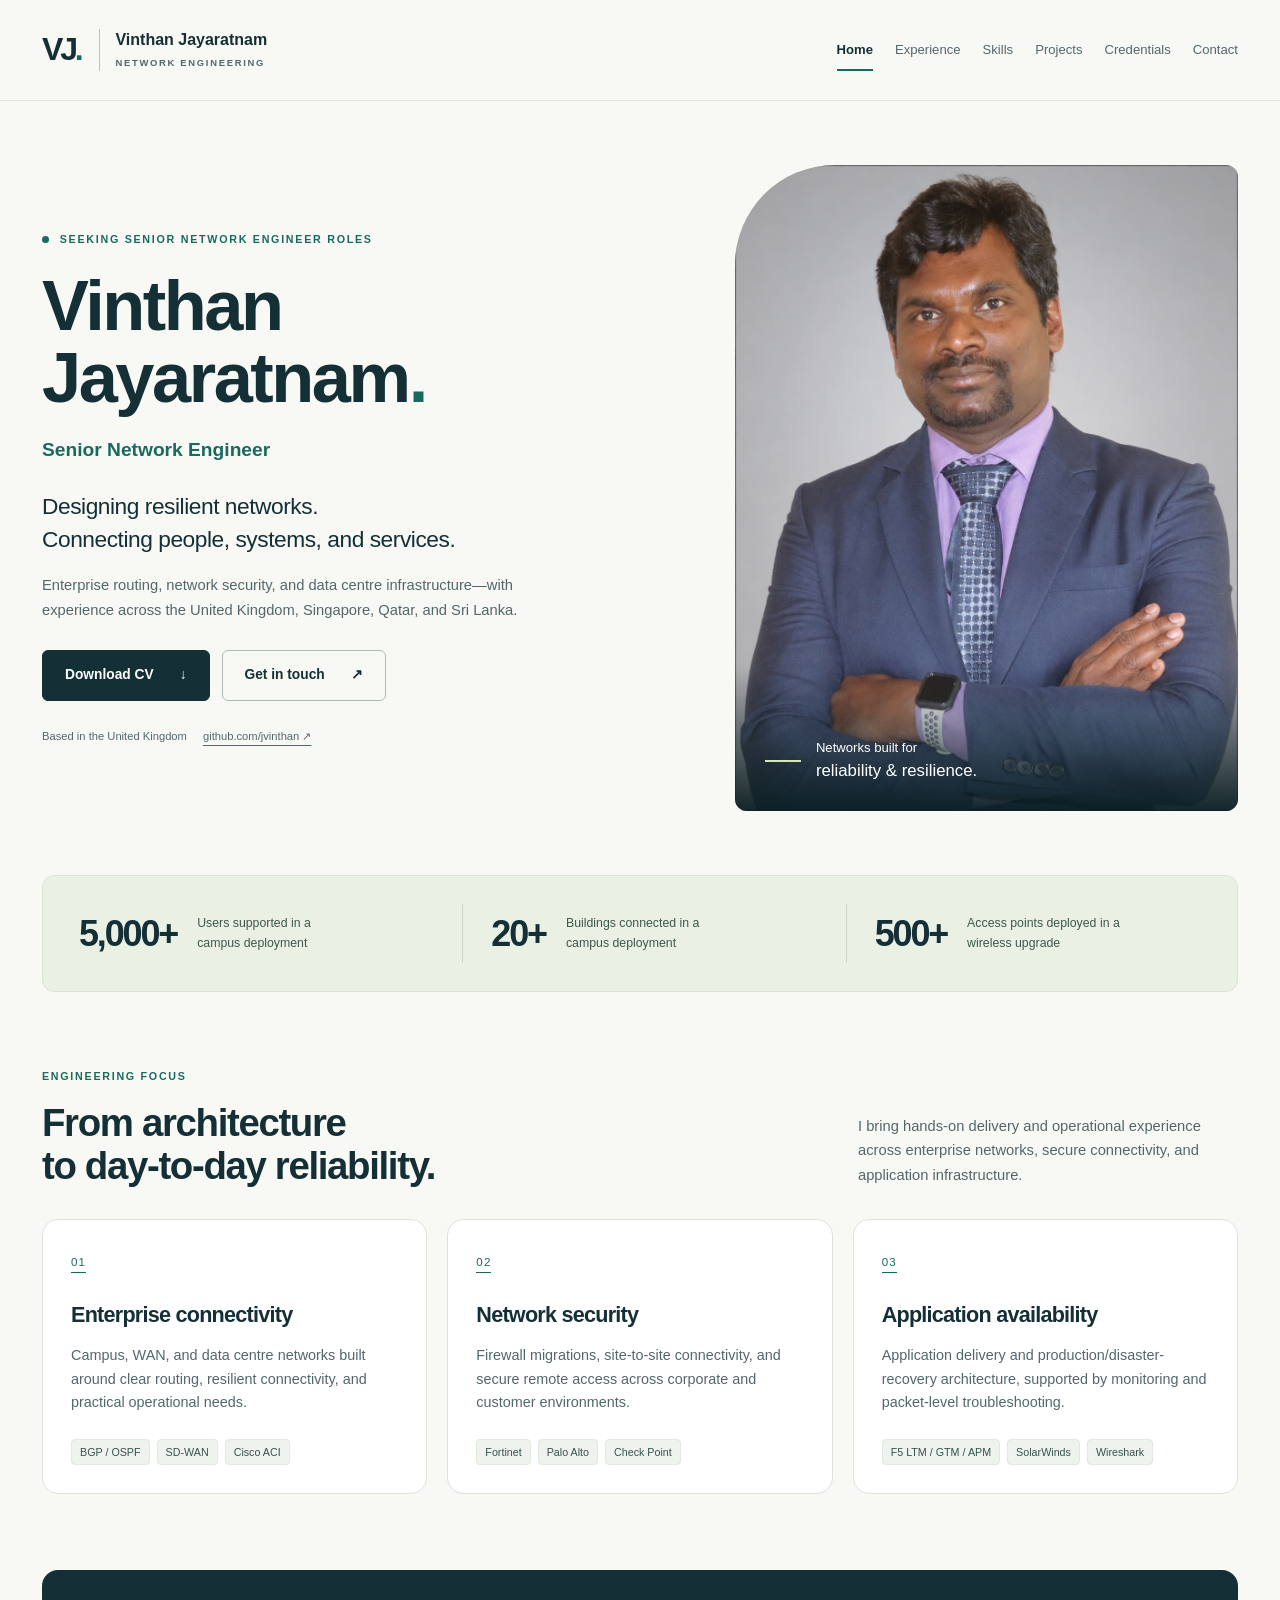
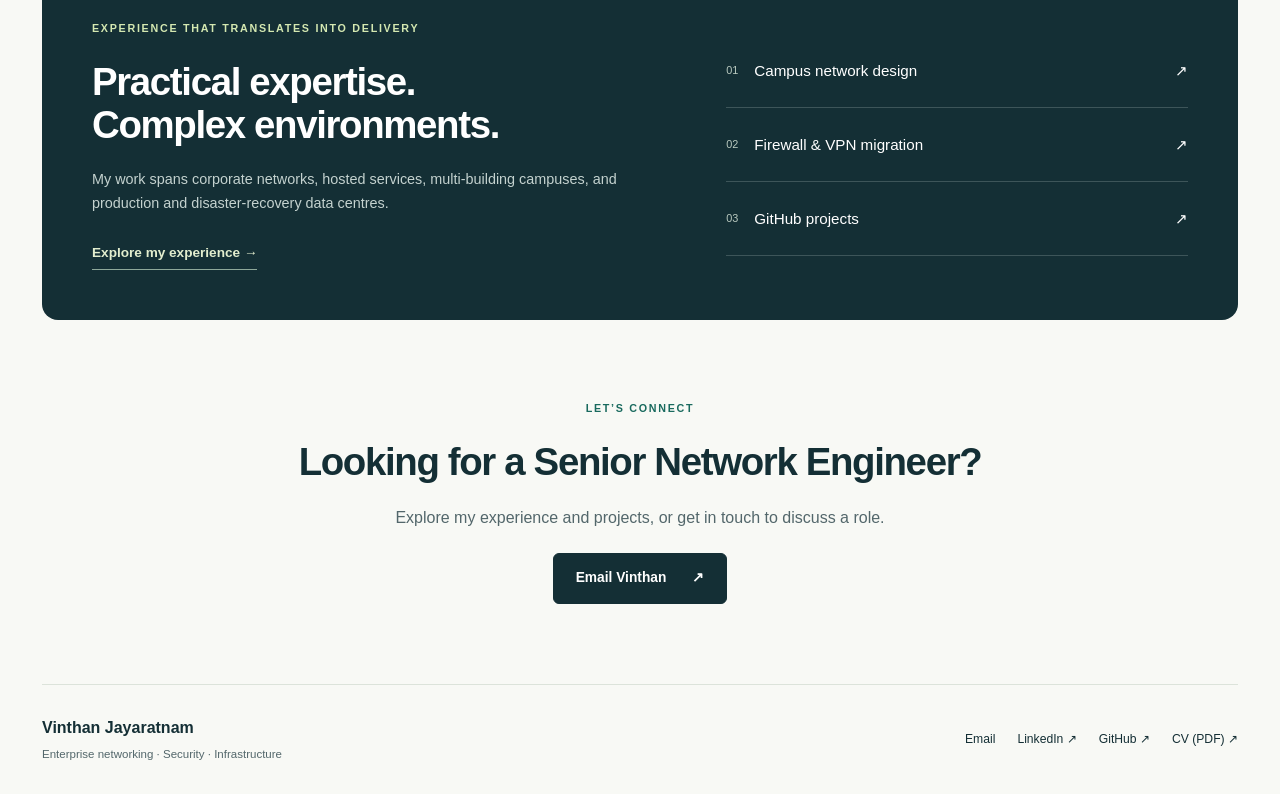
<file: index.html>
<!doctype html>
<html lang="en-GB"><head><meta charset="utf-8"><meta name="viewport" content="width=device-width,initial-scale=1">
<title>Senior Network Engineer | Vinthan Jayaratnam</title><meta name="description" content="Vinthan Jayaratnam: enterprise networking, network security, data centre infrastructure, and application delivery. View experience, projects, and CV.">
<link rel="canonical" href="https://jvinthan.github.io/">
<meta name="theme-color" content="#102d33"><meta property="og:type" content="website"><meta property="og:title" content="Senior Network Engineer | Vinthan Jayaratnam"><meta property="og:description" content="Vinthan Jayaratnam: enterprise networking, network security, data centre infrastructure, and application delivery. View experience, projects, and CV."><meta property="og:url" content="https://jvinthan.github.io/"><meta property="og:image" content="https://jvinthan.github.io/assets/images/vinthan_headshot.jpg"><meta property="og:image:alt" content="Vinthan Jayaratnam"><meta name="twitter:card" content="summary">
<link rel="icon" href="assets/images/favicon.svg" type="image/svg+xml"><link rel="stylesheet" href="assets/css/style.css">
<script type="application/ld+json">{"@context": "https://schema.org", "@type": "Person", "name": "Vinthan Jayaratnam", "url": "https://jvinthan.github.io/", "sameAs": ["https://github.com/jvinthan", "https://www.linkedin.com/in/vinthan-jayaratnam-57a55425"], "email": "mailto:Vinthan@live.com"}</script><script defer src="assets/js/main.js"></script></head>
<body><a class="skip-link" href="#main">Skip to content</a><header class="site-header"><div class="nav-wrap"><a href="index.html" class="brand" aria-label="Vinthan Jayaratnam home"><span class="monogram" aria-hidden="true">VJ<span>.</span></span><span>Vinthan Jayaratnam<small>NETWORK ENGINEERING</small></span></a><button class="menu-toggle" type="button" aria-expanded="false" aria-controls="primary-nav" hidden>Menu <span aria-hidden="true">+</span></button><nav id="primary-nav" aria-label="Main navigation"><a href="index.html" aria-current="page">Home</a><a href="experience.html">Experience</a><a href="skills.html">Skills</a><a href="projects.html">Projects</a><a href="credentials.html">Credentials</a><a href="contact.html">Contact</a></nav></div></header>
<main id="main"><section class="hero"><div class="hero-copy"><p class="eyebrow"><span class="status-dot"></span> SEEKING SENIOR NETWORK ENGINEER ROLES</p><h1>Vinthan<br>Jayaratnam<span class="accent">.</span></h1><p class="hero-role">Senior Network Engineer</p><p class="hero-description">Designing resilient networks.<br>Connecting people, systems, and services.</p><p class="muted">Enterprise routing, network security, and data centre infrastructure—with experience across the United Kingdom, Singapore, Qatar, and Sri Lanka.</p><div class="actions"><a class="button" href="assets/documents/Vinthan_Jayaratnam_CV.pdf" download>Download CV <span aria-hidden="true">↓</span></a><a class="button button-outline" href="contact.html">Get in touch <span aria-hidden="true">↗</span></a></div><div class="hero-note"><span>Based in the United Kingdom</span><a href="https://github.com/jvinthan">github.com/jvinthan ↗</a></div></div><figure class="portrait"><img src="assets/images/vinthan_headshot.jpg" alt="Portrait of Vinthan Jayaratnam" width="834" height="1070" fetchpriority="high"><figcaption><span class="portrait-line"></span><span>Networks built for<br><strong>reliability &amp; resilience.</strong></span></figcaption></figure></section>
<section class="proof-strip" aria-label="Selected career highlights"><div><strong>5,000+</strong><span>Users supported in a campus deployment</span></div><div><strong>20+</strong><span>Buildings connected in a campus deployment</span></div><div><strong>500+</strong><span>Access points deployed in a wireless upgrade</span></div></section>
<section class="section"><div class="section-heading"><div><p class="eyebrow">ENGINEERING FOCUS</p><h2>From architecture<br>to day-to-day reliability.</h2></div><p>I bring hands-on delivery and operational experience across enterprise networks, secure connectivity, and application infrastructure.</p></div><div class="cards"><article class="card"><span class="card-number">01</span><h3>Enterprise connectivity</h3><p>Campus, WAN, and data centre networks built around clear routing, resilient connectivity, and practical operational needs.</p><ul class="tags"><li>BGP / OSPF</li><li>SD-WAN</li><li>Cisco ACI</li></ul></article><article class="card"><span class="card-number">02</span><h3>Network security</h3><p>Firewall migrations, site-to-site connectivity, and secure remote access across corporate and customer environments.</p><ul class="tags"><li>Fortinet</li><li>Palo Alto</li><li>Check Point</li></ul></article><article class="card"><span class="card-number">03</span><h3>Application availability</h3><p>Application delivery and production/disaster-recovery architecture, supported by monitoring and packet-level troubleshooting.</p><ul class="tags"><li>F5 LTM / GTM / APM</li><li>SolarWinds</li><li>Wireshark</li></ul></article></div></section>
<section class="feature-band"><div><p class="eyebrow">EXPERIENCE THAT TRANSLATES INTO DELIVERY</p><h2>Practical expertise.<br>Complex environments.</h2><p>My work spans corporate networks, hosted services, multi-building campuses, and production and disaster-recovery data centres.</p><a class="text-link light" href="experience.html">Explore my experience <span aria-hidden="true">→</span></a></div><div class="band-list"><a href="projects.html#delivery"><span>01</span> Campus network design <b aria-hidden="true">↗</b></a><a href="projects.html#delivery"><span>02</span> Firewall &amp; VPN migration <b aria-hidden="true">↗</b></a><a href="projects.html#github-projects"><span>03</span> GitHub projects <b aria-hidden="true">↗</b></a></div></section>
<section class="closing"><p class="eyebrow">LET’S CONNECT</p><h2>Looking for a Senior Network Engineer?</h2><p>Explore my experience and projects, or get in touch to discuss a role.</p><a class="button" href="mailto:Vinthan@live.com">Email Vinthan <span aria-hidden="true">↗</span></a></section></main>
<footer class="site-footer"><div><a class="footer-name" href="index.html">Vinthan Jayaratnam</a><p>Enterprise networking · Security · Infrastructure</p></div><div class="footer-links"><a href="mailto:Vinthan@live.com">Email</a><a href="https://www.linkedin.com/in/vinthan-jayaratnam-57a55425">LinkedIn ↗</a><a href="https://github.com/jvinthan">GitHub ↗</a><a href="assets/documents/Vinthan_Jayaratnam_CV.pdf">CV (PDF) ↗</a></div></footer></body></html>
</file>
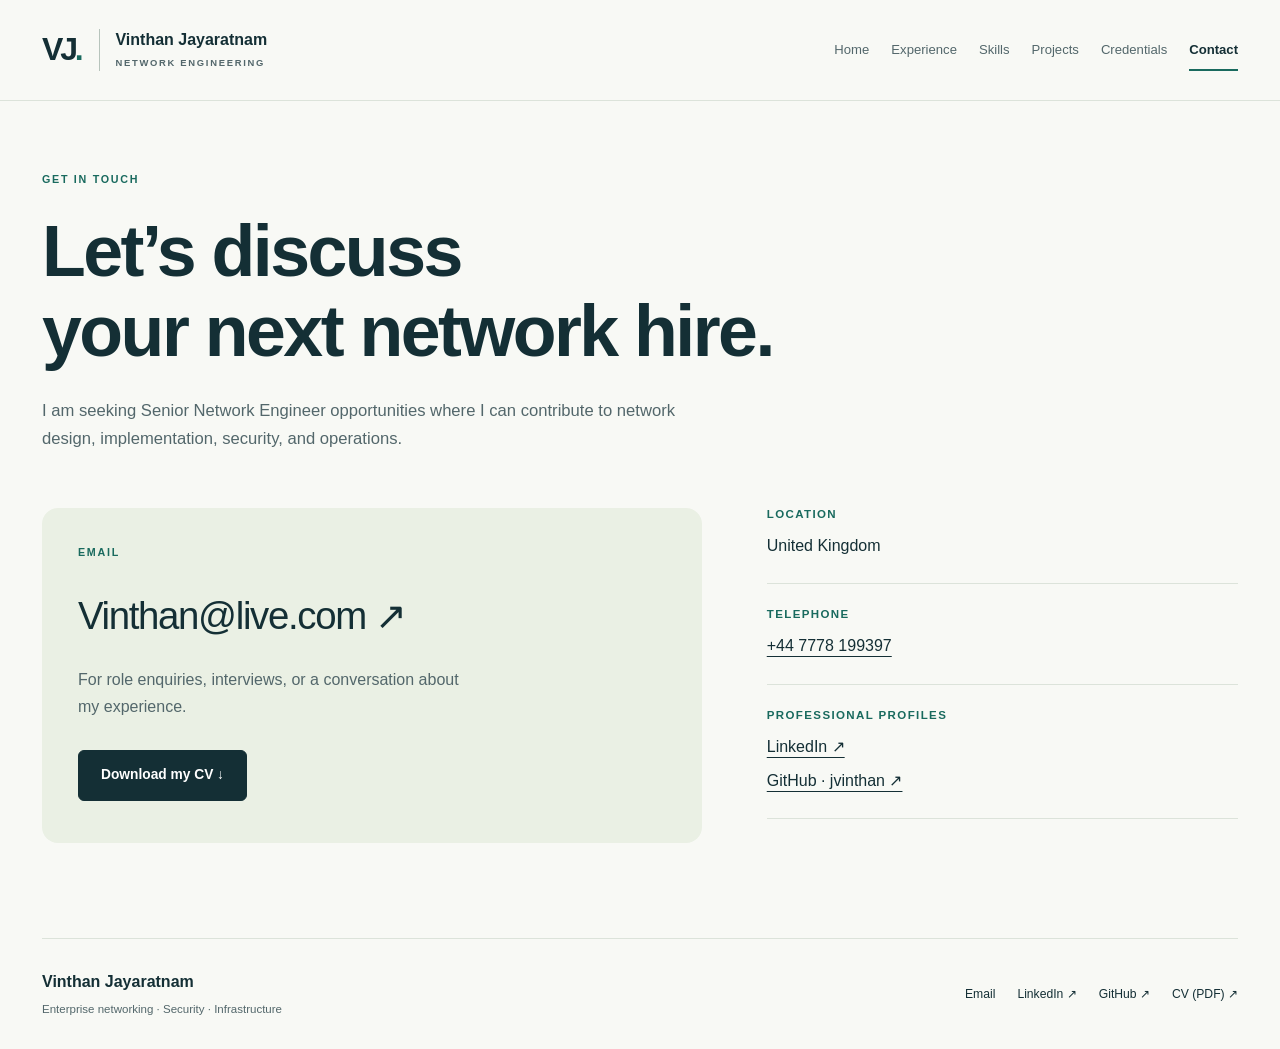
<file: contact.html>
<!doctype html>
<html lang="en-GB"><head><meta charset="utf-8"><meta name="viewport" content="width=device-width,initial-scale=1">
<title>Contact | Vinthan Jayaratnam</title><meta name="description" content="Contact Vinthan Jayaratnam about Senior Network Engineer opportunities. Email, LinkedIn, GitHub, telephone, and downloadable CV.">
<link rel="canonical" href="https://jvinthan.github.io/contact.html">
<meta name="theme-color" content="#102d33"><meta property="og:type" content="website"><meta property="og:title" content="Contact | Vinthan Jayaratnam"><meta property="og:description" content="Contact Vinthan Jayaratnam about Senior Network Engineer opportunities. Email, LinkedIn, GitHub, telephone, and downloadable CV."><meta property="og:url" content="https://jvinthan.github.io/contact.html"><meta property="og:image" content="https://jvinthan.github.io/assets/images/vinthan_headshot.jpg"><meta property="og:image:alt" content="Vinthan Jayaratnam"><meta name="twitter:card" content="summary">
<link rel="icon" href="assets/images/favicon.svg" type="image/svg+xml"><link rel="stylesheet" href="assets/css/style.css">
<script type="application/ld+json">{"@context": "https://schema.org", "@type": "Person", "name": "Vinthan Jayaratnam", "url": "https://jvinthan.github.io/", "sameAs": ["https://github.com/jvinthan", "https://www.linkedin.com/in/vinthan-jayaratnam-57a55425"], "email": "mailto:Vinthan@live.com"}</script><script defer src="assets/js/main.js"></script></head>
<body><a class="skip-link" href="#main">Skip to content</a><header class="site-header"><div class="nav-wrap"><a href="index.html" class="brand" aria-label="Vinthan Jayaratnam home"><span class="monogram" aria-hidden="true">VJ<span>.</span></span><span>Vinthan Jayaratnam<small>NETWORK ENGINEERING</small></span></a><button class="menu-toggle" type="button" aria-expanded="false" aria-controls="primary-nav" hidden>Menu <span aria-hidden="true">+</span></button><nav id="primary-nav" aria-label="Main navigation"><a href="index.html">Home</a><a href="experience.html">Experience</a><a href="skills.html">Skills</a><a href="projects.html">Projects</a><a href="credentials.html">Credentials</a><a href="contact.html" aria-current="page">Contact</a></nav></div></header>
<main id="main"><header class="page-heading"><p class="eyebrow">GET IN TOUCH</p><h1>Let’s discuss<br>your next network hire.</h1><p class="lead">I am seeking Senior Network Engineer opportunities where I can contribute to network design, implementation, security, and operations.</p></header><section class="contact-layout"><div class="contact-primary"><p class="eyebrow">EMAIL</p><a class="contact-email" href="mailto:Vinthan@live.com">Vinthan@live.com <span aria-hidden="true">↗</span></a><p>For role enquiries, interviews, or a conversation about my experience.</p><a class="button" href="assets/documents/Vinthan_Jayaratnam_CV.pdf" download>Download my CV ↓</a></div><div class="contact-details"><div><h2>Location</h2><p>United Kingdom</p></div><div><h2>Telephone</h2><a href="tel:+447778199397">+44 7778 199397</a></div><div><h2>Professional profiles</h2><a href="https://www.linkedin.com/in/vinthan-jayaratnam-57a55425">LinkedIn ↗</a><a href="https://github.com/jvinthan">GitHub · jvinthan ↗</a></div></div></section></main>
<footer class="site-footer"><div><a class="footer-name" href="index.html">Vinthan Jayaratnam</a><p>Enterprise networking · Security · Infrastructure</p></div><div class="footer-links"><a href="mailto:Vinthan@live.com">Email</a><a href="https://www.linkedin.com/in/vinthan-jayaratnam-57a55425">LinkedIn ↗</a><a href="https://github.com/jvinthan">GitHub ↗</a><a href="assets/documents/Vinthan_Jayaratnam_CV.pdf">CV (PDF) ↗</a></div></footer></body></html>
</file>
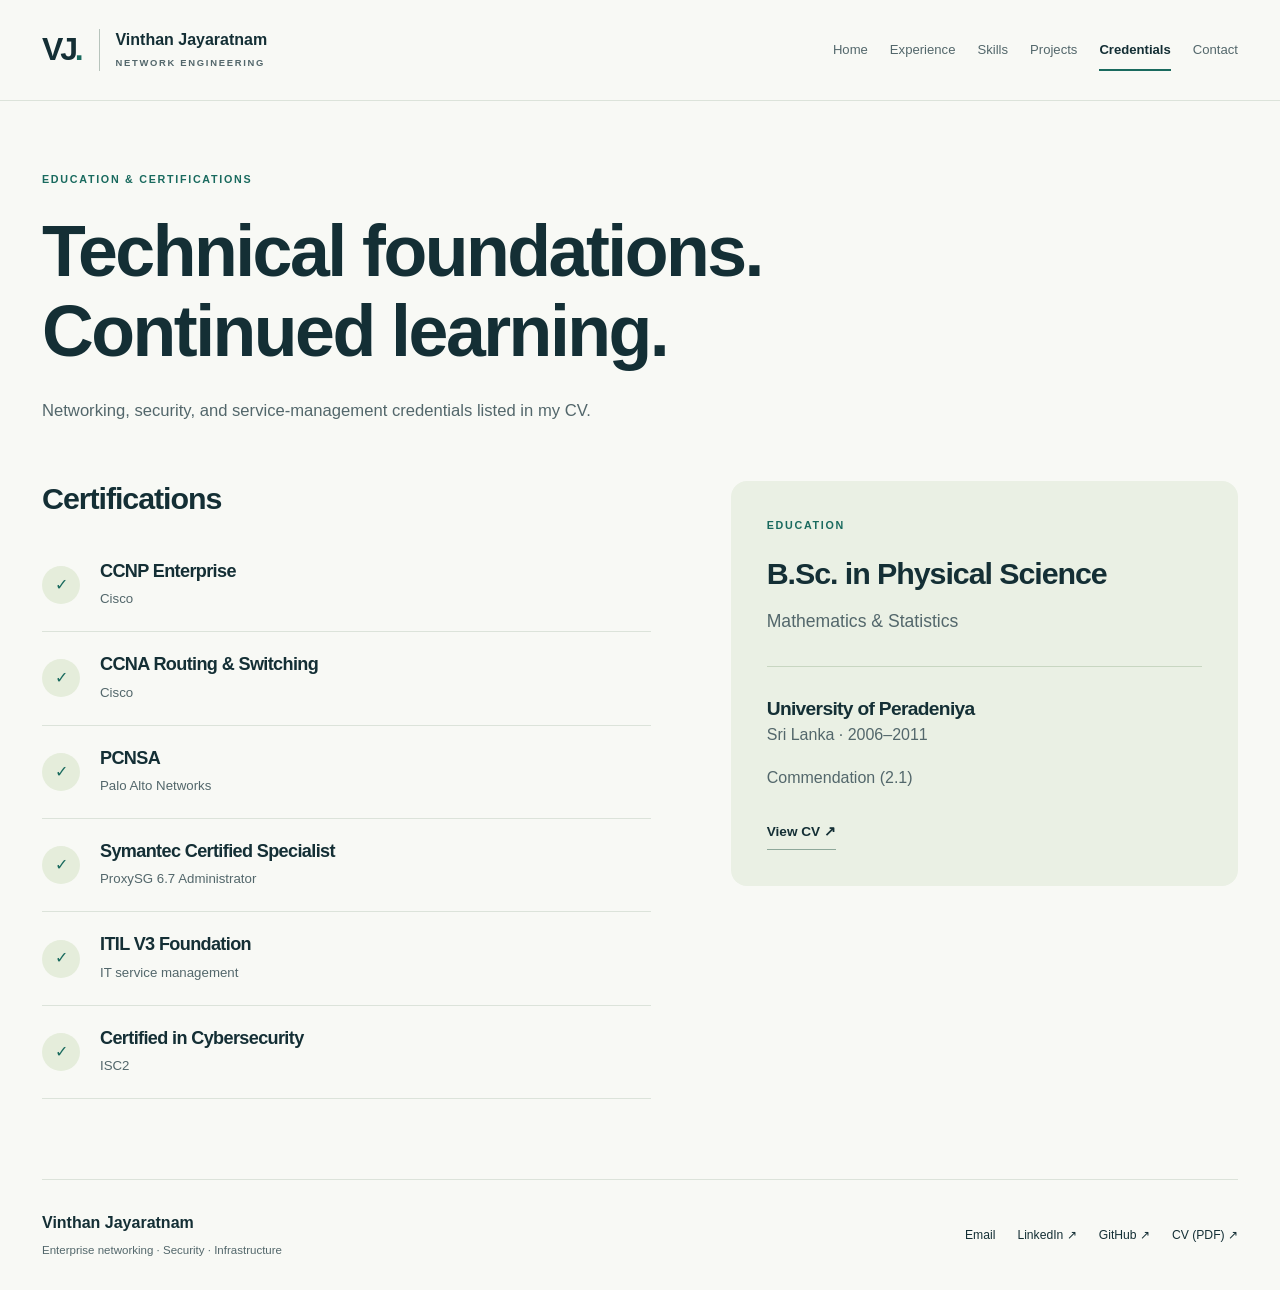
<file: credentials.html>
<!doctype html>
<html lang="en-GB"><head><meta charset="utf-8"><meta name="viewport" content="width=device-width,initial-scale=1">
<title>Credentials | Vinthan Jayaratnam</title><meta name="description" content="Vinthan Jayaratnam’s Cisco, Palo Alto, Symantec, ITIL and ISC2 credentials and University of Peradeniya education.">
<link rel="canonical" href="https://jvinthan.github.io/credentials.html">
<meta name="theme-color" content="#102d33"><meta property="og:type" content="website"><meta property="og:title" content="Credentials | Vinthan Jayaratnam"><meta property="og:description" content="Vinthan Jayaratnam’s Cisco, Palo Alto, Symantec, ITIL and ISC2 credentials and University of Peradeniya education."><meta property="og:url" content="https://jvinthan.github.io/credentials.html"><meta property="og:image" content="https://jvinthan.github.io/assets/images/vinthan_headshot.jpg"><meta property="og:image:alt" content="Vinthan Jayaratnam"><meta name="twitter:card" content="summary">
<link rel="icon" href="assets/images/favicon.svg" type="image/svg+xml"><link rel="stylesheet" href="assets/css/style.css">
<script type="application/ld+json">{"@context": "https://schema.org", "@type": "Person", "name": "Vinthan Jayaratnam", "url": "https://jvinthan.github.io/", "sameAs": ["https://github.com/jvinthan", "https://www.linkedin.com/in/vinthan-jayaratnam-57a55425"], "email": "mailto:Vinthan@live.com"}</script><script defer src="assets/js/main.js"></script></head>
<body><a class="skip-link" href="#main">Skip to content</a><header class="site-header"><div class="nav-wrap"><a href="index.html" class="brand" aria-label="Vinthan Jayaratnam home"><span class="monogram" aria-hidden="true">VJ<span>.</span></span><span>Vinthan Jayaratnam<small>NETWORK ENGINEERING</small></span></a><button class="menu-toggle" type="button" aria-expanded="false" aria-controls="primary-nav" hidden>Menu <span aria-hidden="true">+</span></button><nav id="primary-nav" aria-label="Main navigation"><a href="index.html">Home</a><a href="experience.html">Experience</a><a href="skills.html">Skills</a><a href="projects.html">Projects</a><a href="credentials.html" aria-current="page">Credentials</a><a href="contact.html">Contact</a></nav></div></header>
<main id="main"><header class="page-heading"><p class="eyebrow">EDUCATION & CERTIFICATIONS</p><h1>Technical foundations.<br>Continued learning.</h1><p class="lead">Networking, security, and service-management credentials listed in my CV.</p></header><section class="credential-layout"><div><h2>Certifications</h2><ul class="credential-list"><li><span class="credential-mark" aria-hidden="true">✓</span><div><h3>CCNP Enterprise</h3><p>Cisco</p></div></li><li><span class="credential-mark" aria-hidden="true">✓</span><div><h3>CCNA Routing & Switching</h3><p>Cisco</p></div></li><li><span class="credential-mark" aria-hidden="true">✓</span><div><h3>PCNSA</h3><p>Palo Alto Networks</p></div></li><li><span class="credential-mark" aria-hidden="true">✓</span><div><h3>Symantec Certified Specialist</h3><p>ProxySG 6.7 Administrator</p></div></li><li><span class="credential-mark" aria-hidden="true">✓</span><div><h3>ITIL V3 Foundation</h3><p>IT service management</p></div></li><li><span class="credential-mark" aria-hidden="true">✓</span><div><h3>Certified in Cybersecurity</h3><p>ISC2</p></div></li></ul></div><aside class="education-card"><p class="eyebrow">EDUCATION</p><h2>B.Sc. in Physical Science</h2><p class="degree-detail">Mathematics &amp; Statistics</p><hr><h3>University of Peradeniya</h3><p>Sri Lanka · 2006–2011</p><p>Commendation (2.1)</p><a class="text-link" href="assets/documents/Vinthan_Jayaratnam_CV.pdf">View CV ↗</a></aside></section></main>
<footer class="site-footer"><div><a class="footer-name" href="index.html">Vinthan Jayaratnam</a><p>Enterprise networking · Security · Infrastructure</p></div><div class="footer-links"><a href="mailto:Vinthan@live.com">Email</a><a href="https://www.linkedin.com/in/vinthan-jayaratnam-57a55425">LinkedIn ↗</a><a href="https://github.com/jvinthan">GitHub ↗</a><a href="assets/documents/Vinthan_Jayaratnam_CV.pdf">CV (PDF) ↗</a></div></footer></body></html>
</file>
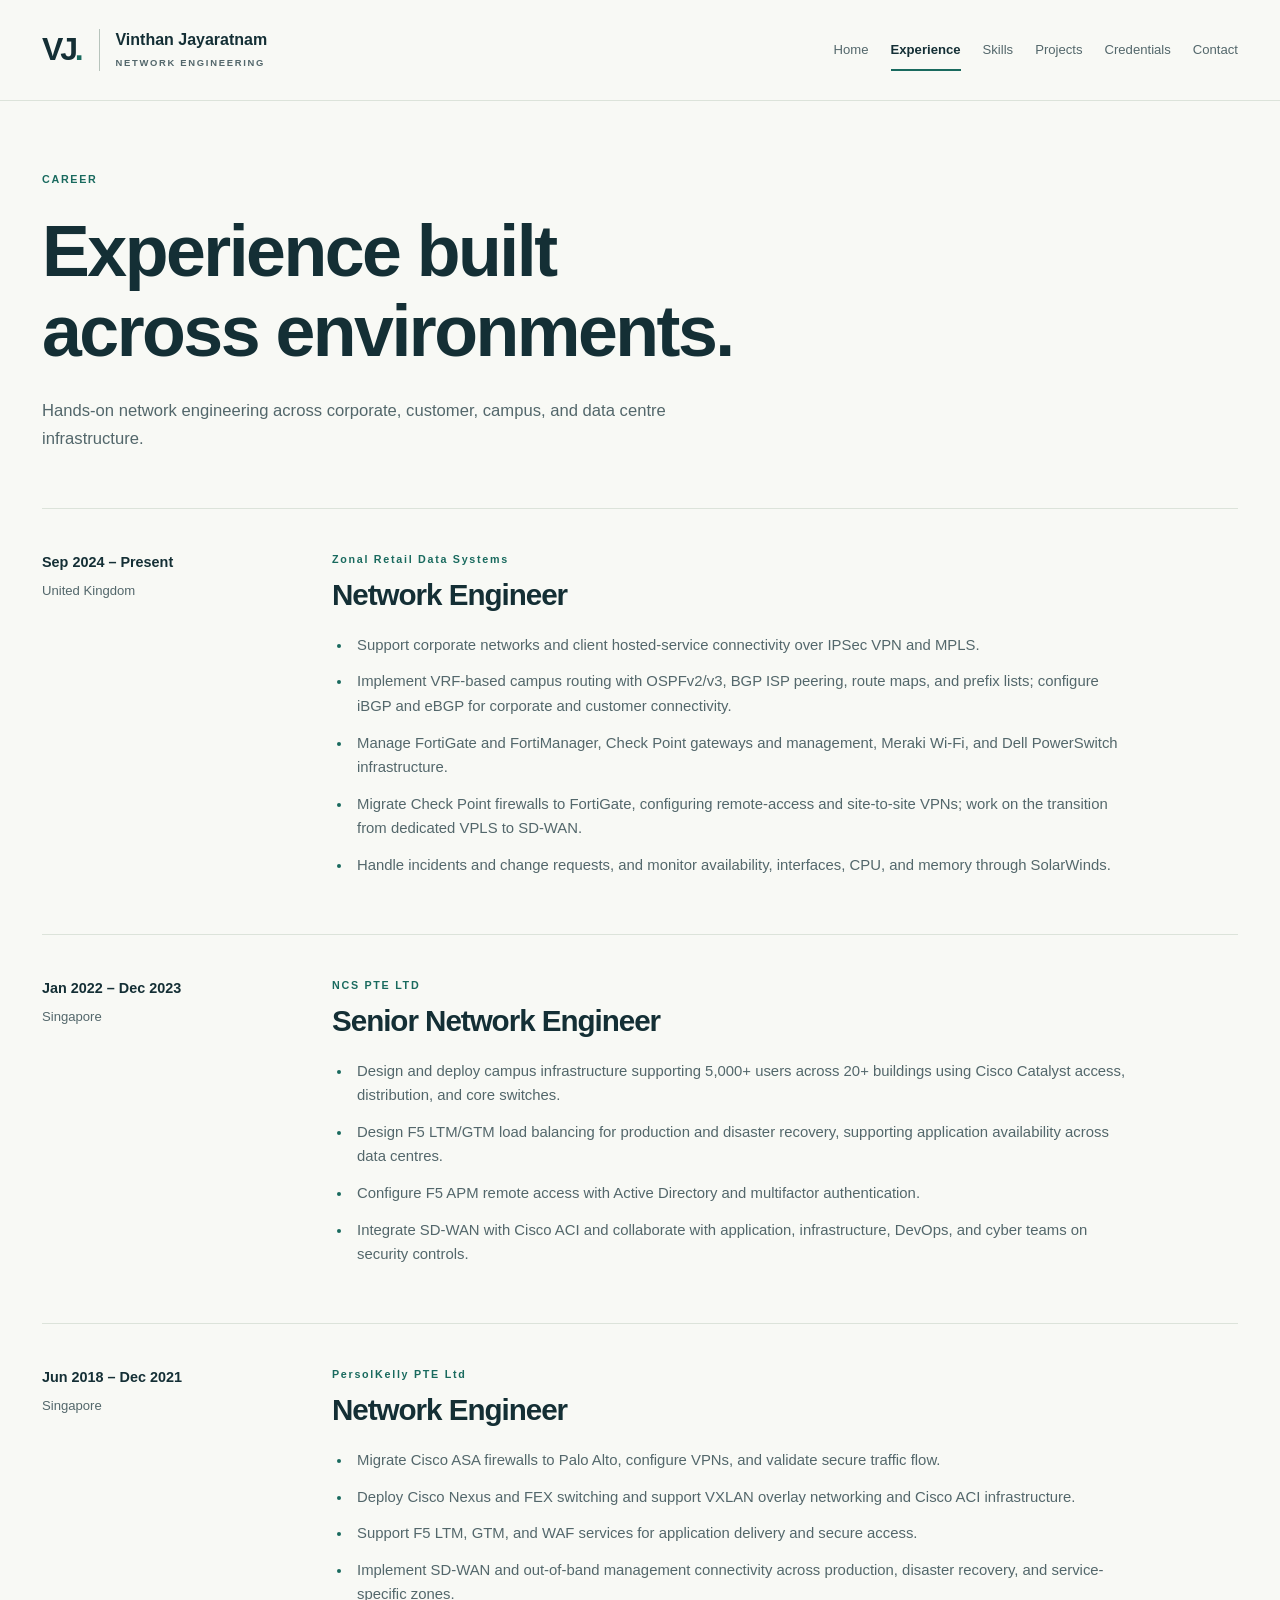
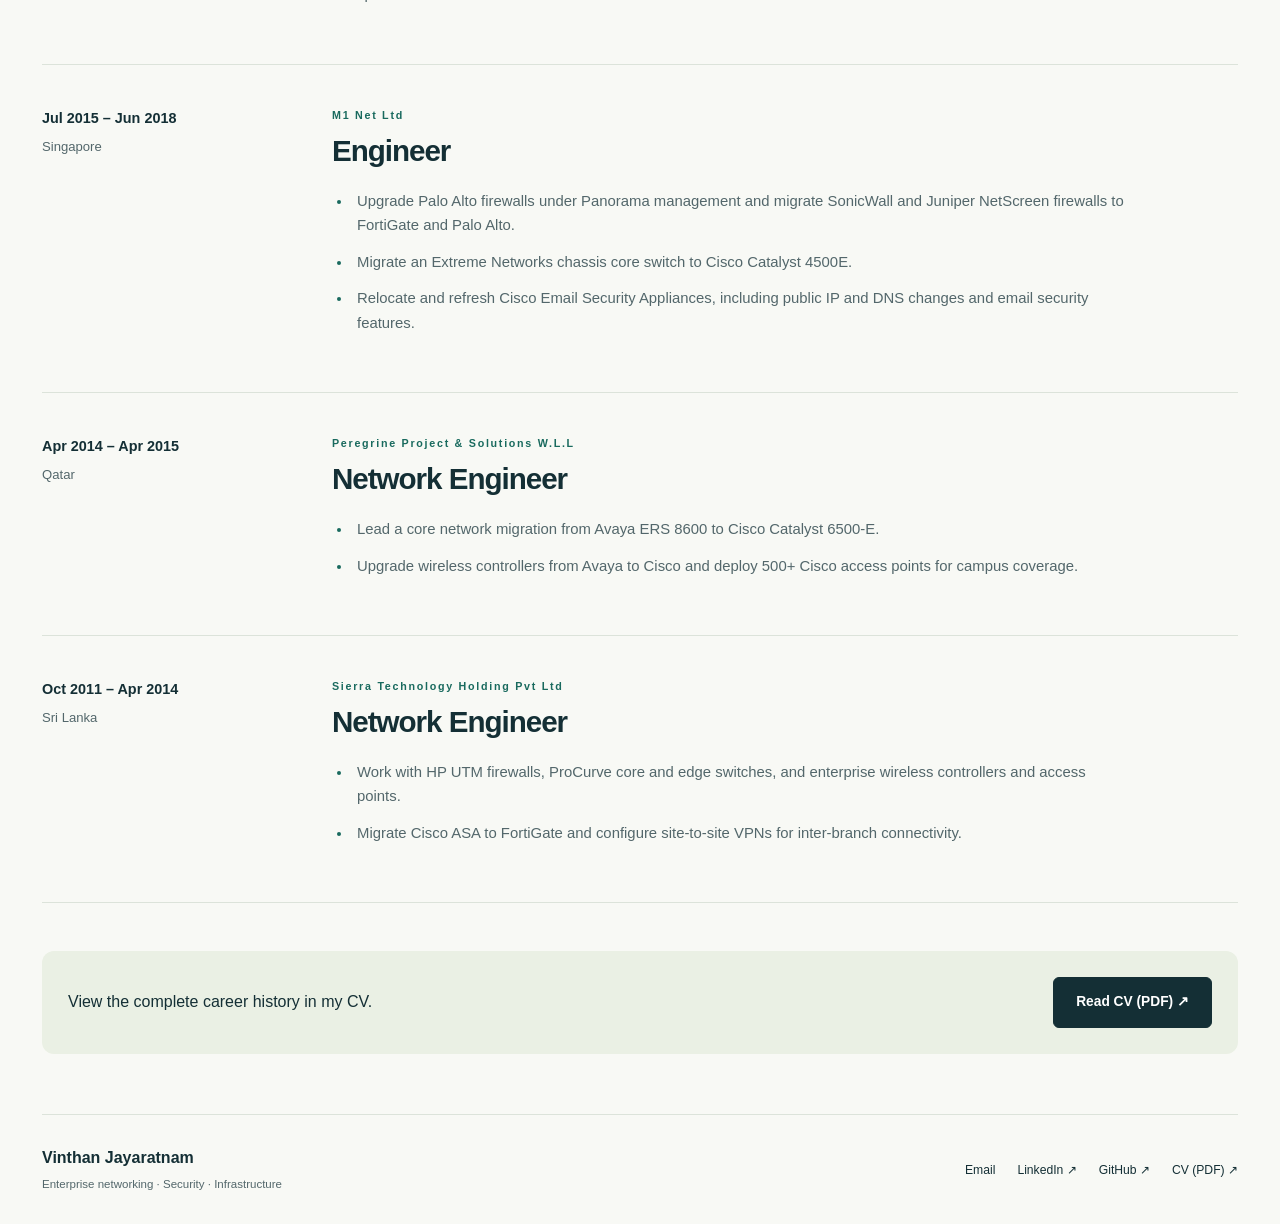
<file: experience.html>
<!doctype html>
<html lang="en-GB"><head><meta charset="utf-8"><meta name="viewport" content="width=device-width,initial-scale=1">
<title>Experience | Vinthan Jayaratnam</title><meta name="description" content="Vinthan Jayaratnam’s network engineering experience at Zonal, NCS, PersolKelly, M1, Peregrine, and Sierra.">
<link rel="canonical" href="https://jvinthan.github.io/experience.html">
<meta name="theme-color" content="#102d33"><meta property="og:type" content="website"><meta property="og:title" content="Experience | Vinthan Jayaratnam"><meta property="og:description" content="Vinthan Jayaratnam’s network engineering experience at Zonal, NCS, PersolKelly, M1, Peregrine, and Sierra."><meta property="og:url" content="https://jvinthan.github.io/experience.html"><meta property="og:image" content="https://jvinthan.github.io/assets/images/vinthan_headshot.jpg"><meta property="og:image:alt" content="Vinthan Jayaratnam"><meta name="twitter:card" content="summary">
<link rel="icon" href="assets/images/favicon.svg" type="image/svg+xml"><link rel="stylesheet" href="assets/css/style.css">
<script type="application/ld+json">{"@context": "https://schema.org", "@type": "Person", "name": "Vinthan Jayaratnam", "url": "https://jvinthan.github.io/", "sameAs": ["https://github.com/jvinthan", "https://www.linkedin.com/in/vinthan-jayaratnam-57a55425"], "email": "mailto:Vinthan@live.com"}</script><script defer src="assets/js/main.js"></script></head>
<body><a class="skip-link" href="#main">Skip to content</a><header class="site-header"><div class="nav-wrap"><a href="index.html" class="brand" aria-label="Vinthan Jayaratnam home"><span class="monogram" aria-hidden="true">VJ<span>.</span></span><span>Vinthan Jayaratnam<small>NETWORK ENGINEERING</small></span></a><button class="menu-toggle" type="button" aria-expanded="false" aria-controls="primary-nav" hidden>Menu <span aria-hidden="true">+</span></button><nav id="primary-nav" aria-label="Main navigation"><a href="index.html">Home</a><a href="experience.html" aria-current="page">Experience</a><a href="skills.html">Skills</a><a href="projects.html">Projects</a><a href="credentials.html">Credentials</a><a href="contact.html">Contact</a></nav></div></header>
<main id="main"><header class="page-heading"><p class="eyebrow">CAREER</p><h1>Experience built<br>across environments.</h1><p class="lead">Hands-on network engineering across corporate, customer, campus, and data centre infrastructure.</p></header><section class="timeline" aria-label="Employment history"><article class="job"><div class="job-date">Sep 2024 – Present<span>United Kingdom</span></div><div><p class="eyebrow">Zonal Retail Data Systems</p><h2>Network Engineer</h2><ul class="detail-list"><li>Support corporate networks and client hosted-service connectivity over IPSec VPN and MPLS.</li><li>Implement VRF-based campus routing with OSPFv2/v3, BGP ISP peering, route maps, and prefix lists; configure iBGP and eBGP for corporate and customer connectivity.</li><li>Manage FortiGate and FortiManager, Check Point gateways and management, Meraki Wi-Fi, and Dell PowerSwitch infrastructure.</li><li>Migrate Check Point firewalls to FortiGate, configuring remote-access and site-to-site VPNs; work on the transition from dedicated VPLS to SD-WAN.</li><li>Handle incidents and change requests, and monitor availability, interfaces, CPU, and memory through SolarWinds.</li></ul></div></article><article class="job"><div class="job-date">Jan 2022 – Dec 2023<span>Singapore</span></div><div><p class="eyebrow">NCS PTE LTD</p><h2>Senior Network Engineer</h2><ul class="detail-list"><li>Design and deploy campus infrastructure supporting 5,000+ users across 20+ buildings using Cisco Catalyst access, distribution, and core switches.</li><li>Design F5 LTM/GTM load balancing for production and disaster recovery, supporting application availability across data centres.</li><li>Configure F5 APM remote access with Active Directory and multifactor authentication.</li><li>Integrate SD-WAN with Cisco ACI and collaborate with application, infrastructure, DevOps, and cyber teams on security controls.</li></ul></div></article><article class="job"><div class="job-date">Jun 2018 – Dec 2021<span>Singapore</span></div><div><p class="eyebrow">PersolKelly PTE Ltd</p><h2>Network Engineer</h2><ul class="detail-list"><li>Migrate Cisco ASA firewalls to Palo Alto, configure VPNs, and validate secure traffic flow.</li><li>Deploy Cisco Nexus and FEX switching and support VXLAN overlay networking and Cisco ACI infrastructure.</li><li>Support F5 LTM, GTM, and WAF services for application delivery and secure access.</li><li>Implement SD-WAN and out-of-band management connectivity across production, disaster recovery, and service-specific zones.</li></ul></div></article><article class="job"><div class="job-date">Jul 2015 – Jun 2018<span>Singapore</span></div><div><p class="eyebrow">M1 Net Ltd</p><h2>Engineer</h2><ul class="detail-list"><li>Upgrade Palo Alto firewalls under Panorama management and migrate SonicWall and Juniper NetScreen firewalls to FortiGate and Palo Alto.</li><li>Migrate an Extreme Networks chassis core switch to Cisco Catalyst 4500E.</li><li>Relocate and refresh Cisco Email Security Appliances, including public IP and DNS changes and email security features.</li></ul></div></article><article class="job"><div class="job-date">Apr 2014 – Apr 2015<span>Qatar</span></div><div><p class="eyebrow">Peregrine Project &amp; Solutions W.L.L</p><h2>Network Engineer</h2><ul class="detail-list"><li>Lead a core network migration from Avaya ERS 8600 to Cisco Catalyst 6500-E.</li><li>Upgrade wireless controllers from Avaya to Cisco and deploy 500+ Cisco access points for campus coverage.</li></ul></div></article><article class="job"><div class="job-date">Oct 2011 – Apr 2014<span>Sri Lanka</span></div><div><p class="eyebrow">Sierra Technology Holding Pvt Ltd</p><h2>Network Engineer</h2><ul class="detail-list"><li>Work with HP UTM firewalls, ProCurve core and edge switches, and enterprise wireless controllers and access points.</li><li>Migrate Cisco ASA to FortiGate and configure site-to-site VPNs for inter-branch connectivity.</li></ul></div></article></section><div class="page-cta"><p>View the complete career history in my CV.</p><a class="button" href="assets/documents/Vinthan_Jayaratnam_CV.pdf">Read CV (PDF) ↗</a></div></main>
<footer class="site-footer"><div><a class="footer-name" href="index.html">Vinthan Jayaratnam</a><p>Enterprise networking · Security · Infrastructure</p></div><div class="footer-links"><a href="mailto:Vinthan@live.com">Email</a><a href="https://www.linkedin.com/in/vinthan-jayaratnam-57a55425">LinkedIn ↗</a><a href="https://github.com/jvinthan">GitHub ↗</a><a href="assets/documents/Vinthan_Jayaratnam_CV.pdf">CV (PDF) ↗</a></div></footer></body></html>
</file>
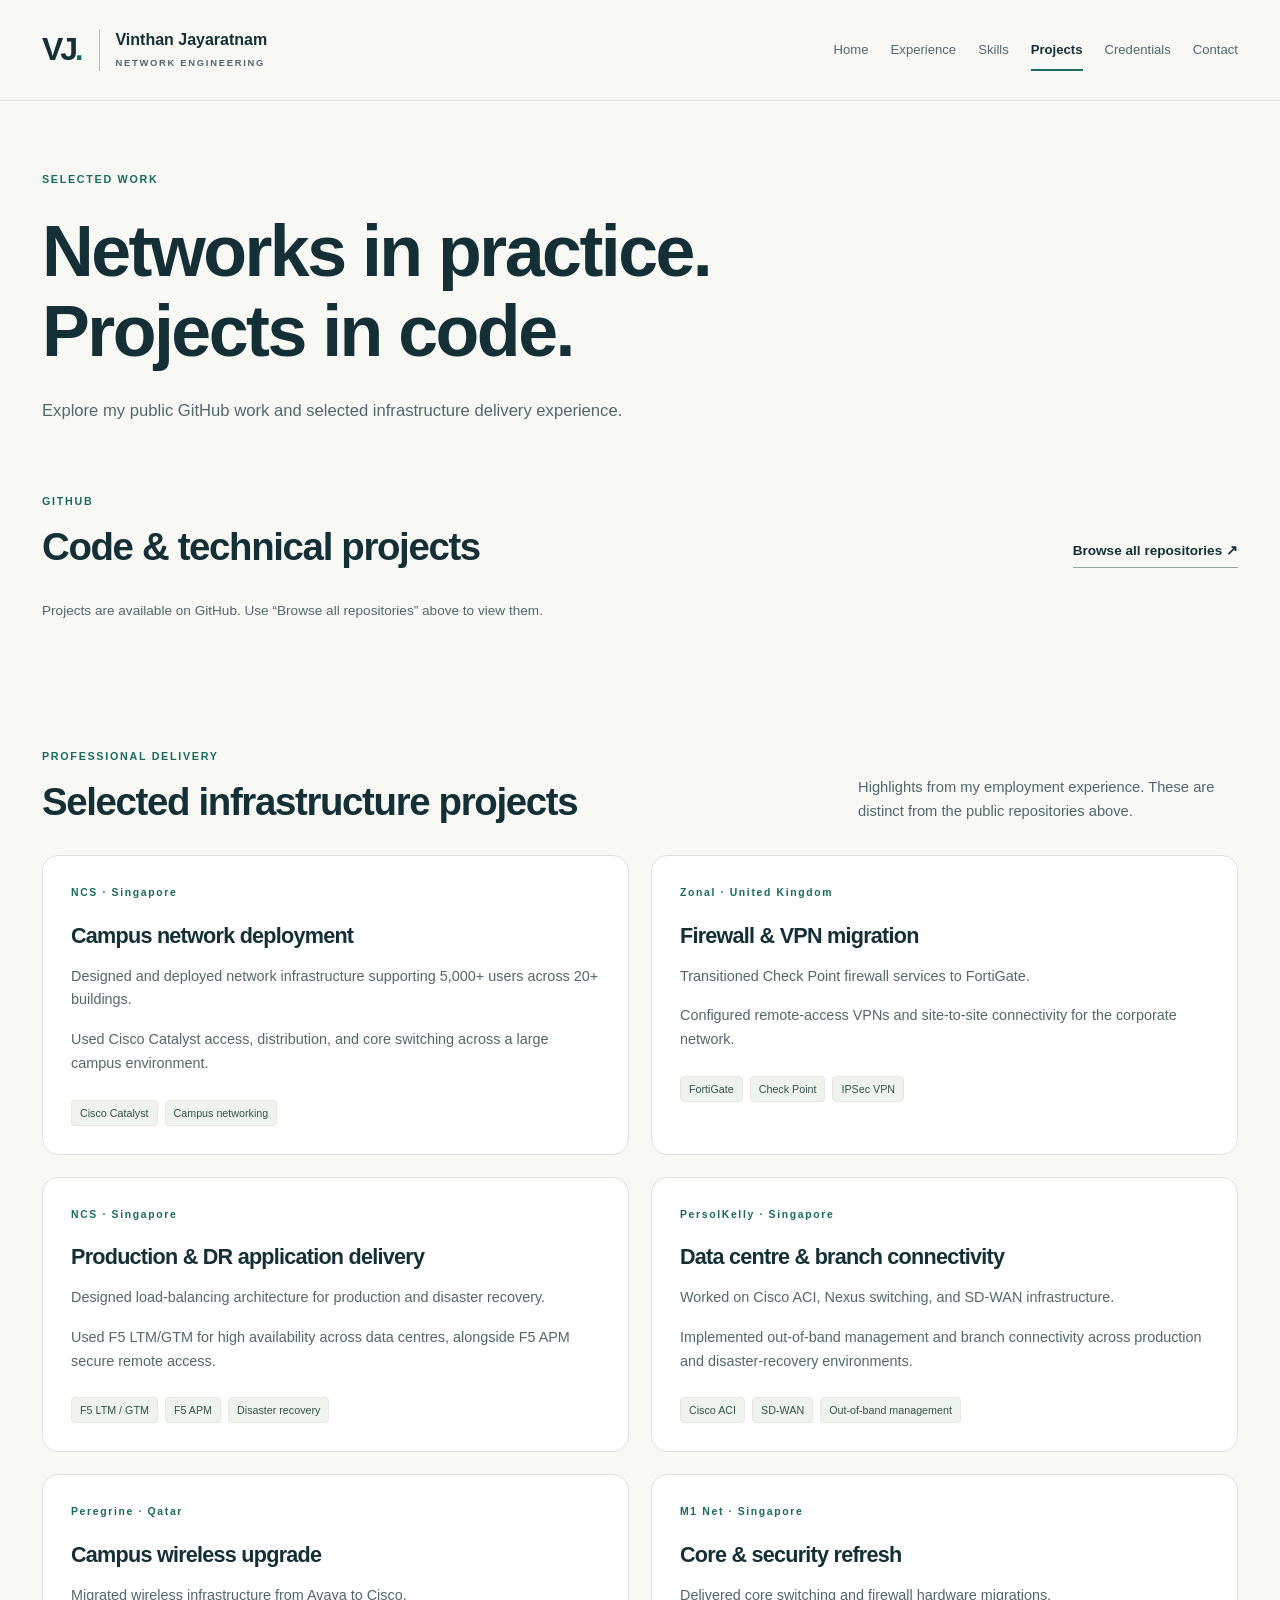
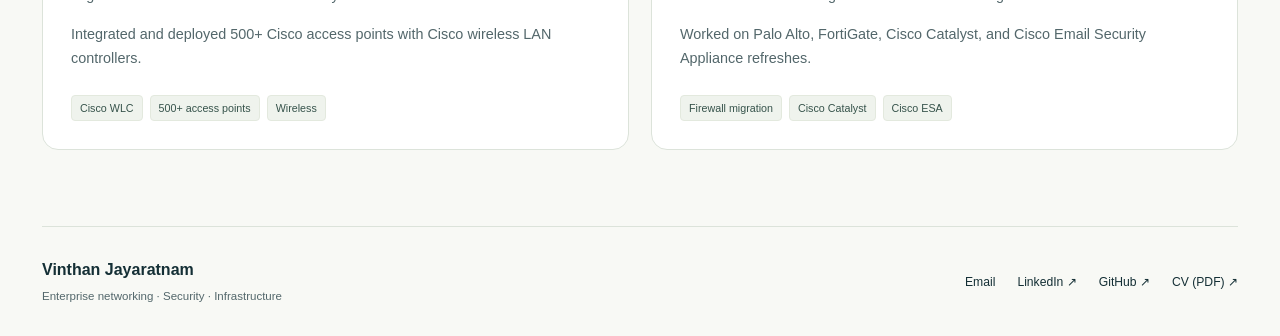
<file: projects.html>
<!doctype html>
<html lang="en-GB"><head><meta charset="utf-8"><meta name="viewport" content="width=device-width,initial-scale=1">
<title>Projects | Vinthan Jayaratnam</title><meta name="description" content="Public GitHub repositories and professional network engineering project highlights from Vinthan Jayaratnam.">
<link rel="canonical" href="https://jvinthan.github.io/projects.html">
<meta name="theme-color" content="#102d33"><meta property="og:type" content="website"><meta property="og:title" content="Projects | Vinthan Jayaratnam"><meta property="og:description" content="Public GitHub repositories and professional network engineering project highlights from Vinthan Jayaratnam."><meta property="og:url" content="https://jvinthan.github.io/projects.html"><meta property="og:image" content="https://jvinthan.github.io/assets/images/vinthan_headshot.jpg"><meta property="og:image:alt" content="Vinthan Jayaratnam"><meta name="twitter:card" content="summary">
<link rel="icon" href="assets/images/favicon.svg" type="image/svg+xml"><link rel="stylesheet" href="assets/css/style.css">
<script type="application/ld+json">{"@context": "https://schema.org", "@type": "Person", "name": "Vinthan Jayaratnam", "url": "https://jvinthan.github.io/", "sameAs": ["https://github.com/jvinthan", "https://www.linkedin.com/in/vinthan-jayaratnam-57a55425"], "email": "mailto:Vinthan@live.com"}</script><script defer src="assets/js/main.js"></script><script defer src="assets/js/project-data.js"></script><script defer src="assets/js/projects.js"></script></head>
<body><a class="skip-link" href="#main">Skip to content</a><header class="site-header"><div class="nav-wrap"><a href="index.html" class="brand" aria-label="Vinthan Jayaratnam home"><span class="monogram" aria-hidden="true">VJ<span>.</span></span><span>Vinthan Jayaratnam<small>NETWORK ENGINEERING</small></span></a><button class="menu-toggle" type="button" aria-expanded="false" aria-controls="primary-nav" hidden>Menu <span aria-hidden="true">+</span></button><nav id="primary-nav" aria-label="Main navigation"><a href="index.html">Home</a><a href="experience.html">Experience</a><a href="skills.html">Skills</a><a href="projects.html" aria-current="page">Projects</a><a href="credentials.html">Credentials</a><a href="contact.html">Contact</a></nav></div></header>
<main id="main"><header class="page-heading"><p class="eyebrow">SELECTED WORK</p><h1>Networks in practice.<br>Projects in code.</h1><p class="lead">Explore my public GitHub work and selected infrastructure delivery experience.</p></header><section id="github-projects" class="project-section"><div class="section-heading"><div><p class="eyebrow">GITHUB</p><h2>Code &amp; technical projects</h2></div><a class="text-link" href="https://github.com/jvinthan?tab=repositories">Browse all repositories ↗</a></div><p id="project-status" class="muted" role="status">Explore my public projects on GitHub.</p><div id="repository-grid" class="cards" aria-label="GitHub repositories"></div><noscript><p>Visit <a href="https://github.com/jvinthan?tab=repositories">my GitHub repositories</a> to view the projects.</p></noscript></section><section id="delivery" class="section"><div class="section-heading"><div><p class="eyebrow">PROFESSIONAL DELIVERY</p><h2>Selected infrastructure projects</h2></div><p>Highlights from my employment experience. These are distinct from the public repositories above.</p></div><div class="delivery-grid"><article class="card delivery-card"><p class="eyebrow">NCS · Singapore</p><h3>Campus network deployment</h3><p>Designed and deployed network infrastructure supporting 5,000+ users across 20+ buildings.</p><p class="muted">Used Cisco Catalyst access, distribution, and core switching across a large campus environment.</p><ul class="tags"><li>Cisco Catalyst</li><li>Campus networking</li></ul></article><article class="card delivery-card"><p class="eyebrow">Zonal · United Kingdom</p><h3>Firewall & VPN migration</h3><p>Transitioned Check Point firewall services to FortiGate.</p><p class="muted">Configured remote-access VPNs and site-to-site connectivity for the corporate network.</p><ul class="tags"><li>FortiGate</li><li>Check Point</li><li>IPSec VPN</li></ul></article><article class="card delivery-card"><p class="eyebrow">NCS · Singapore</p><h3>Production & DR application delivery</h3><p>Designed load-balancing architecture for production and disaster recovery.</p><p class="muted">Used F5 LTM/GTM for high availability across data centres, alongside F5 APM secure remote access.</p><ul class="tags"><li>F5 LTM / GTM</li><li>F5 APM</li><li>Disaster recovery</li></ul></article><article class="card delivery-card"><p class="eyebrow">PersolKelly · Singapore</p><h3>Data centre & branch connectivity</h3><p>Worked on Cisco ACI, Nexus switching, and SD-WAN infrastructure.</p><p class="muted">Implemented out-of-band management and branch connectivity across production and disaster-recovery environments.</p><ul class="tags"><li>Cisco ACI</li><li>SD-WAN</li><li>Out-of-band management</li></ul></article><article class="card delivery-card"><p class="eyebrow">Peregrine · Qatar</p><h3>Campus wireless upgrade</h3><p>Migrated wireless infrastructure from Avaya to Cisco.</p><p class="muted">Integrated and deployed 500+ Cisco access points with Cisco wireless LAN controllers.</p><ul class="tags"><li>Cisco WLC</li><li>500+ access points</li><li>Wireless</li></ul></article><article class="card delivery-card"><p class="eyebrow">M1 Net · Singapore</p><h3>Core & security refresh</h3><p>Delivered core switching and firewall hardware migrations.</p><p class="muted">Worked on Palo Alto, FortiGate, Cisco Catalyst, and Cisco Email Security Appliance refreshes.</p><ul class="tags"><li>Firewall migration</li><li>Cisco Catalyst</li><li>Cisco ESA</li></ul></article></div></section></main>
<footer class="site-footer"><div><a class="footer-name" href="index.html">Vinthan Jayaratnam</a><p>Enterprise networking · Security · Infrastructure</p></div><div class="footer-links"><a href="mailto:Vinthan@live.com">Email</a><a href="https://www.linkedin.com/in/vinthan-jayaratnam-57a55425">LinkedIn ↗</a><a href="https://github.com/jvinthan">GitHub ↗</a><a href="assets/documents/Vinthan_Jayaratnam_CV.pdf">CV (PDF) ↗</a></div></footer></body></html>
</file>
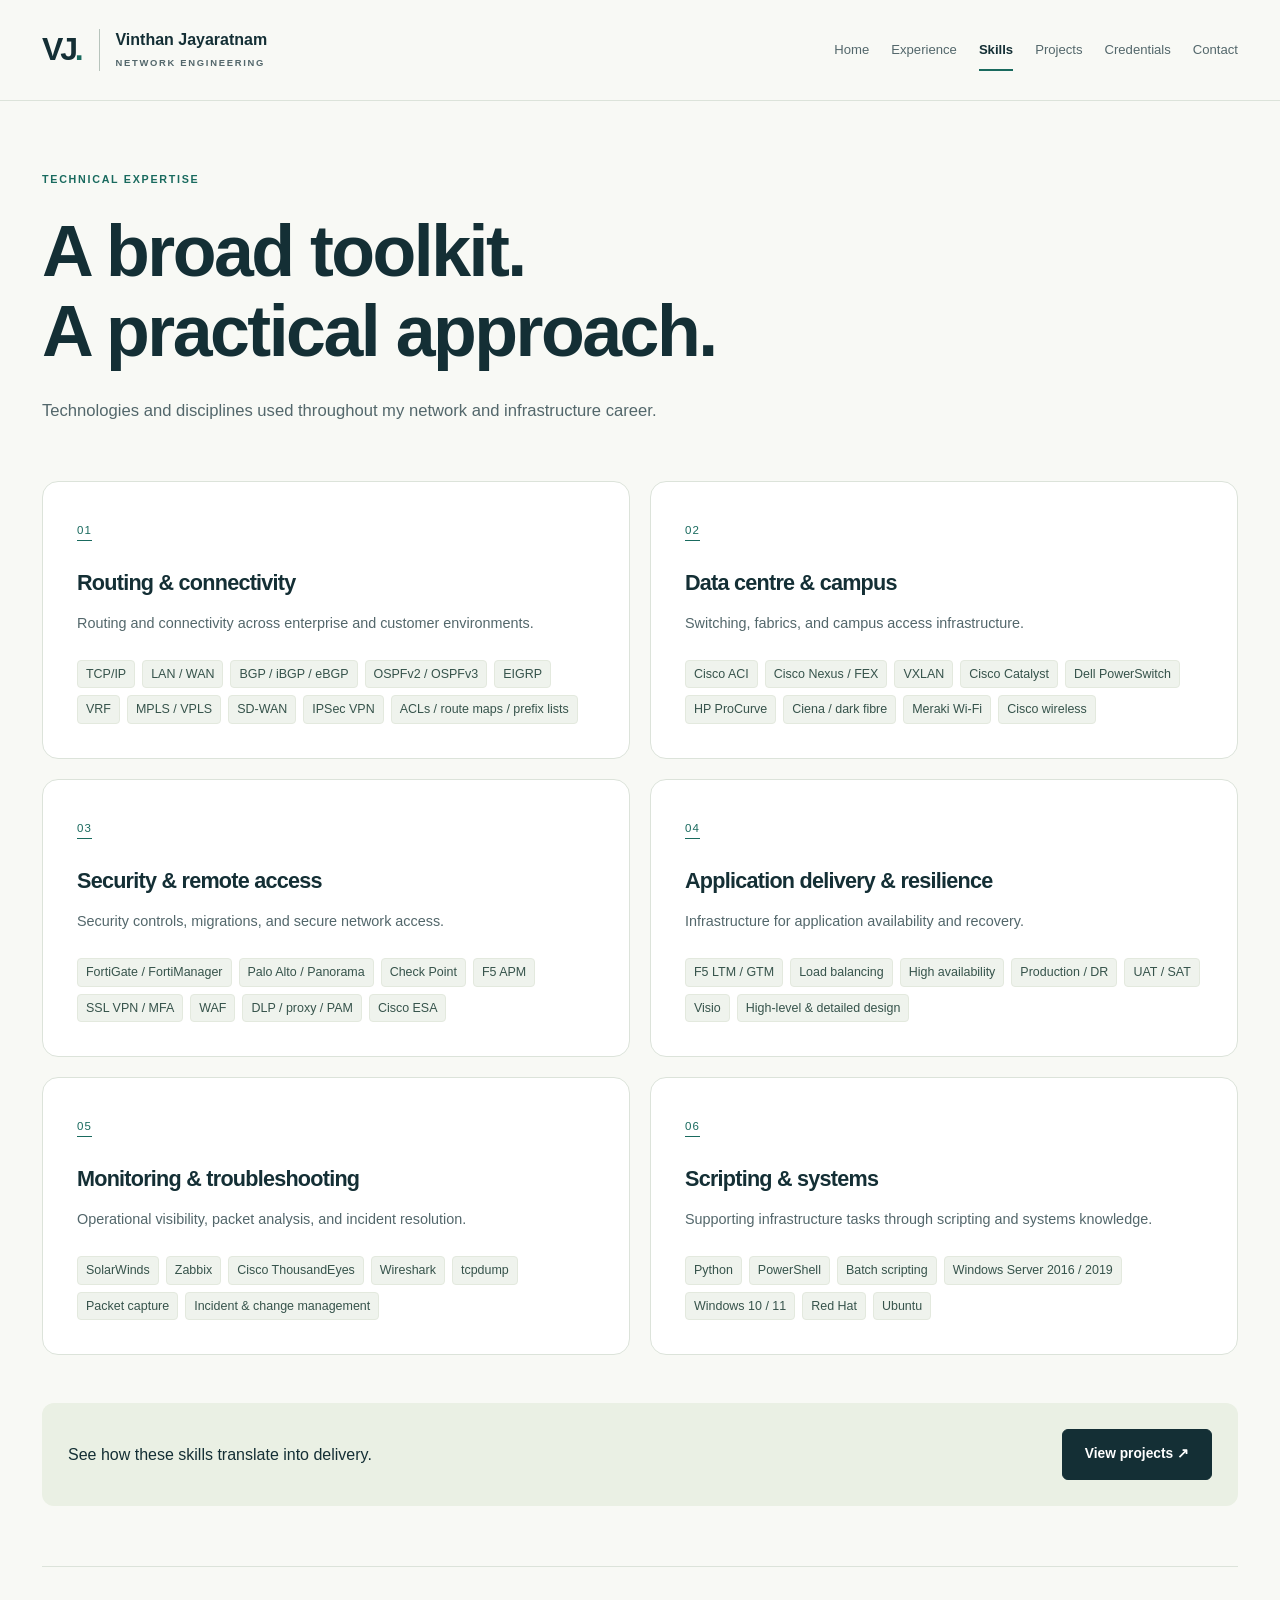
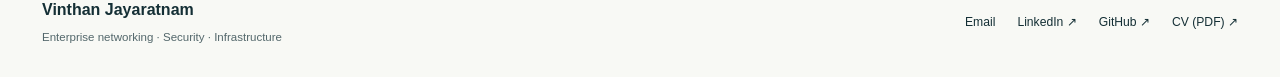
<file: skills.html>
<!doctype html>
<html lang="en-GB"><head><meta charset="utf-8"><meta name="viewport" content="width=device-width,initial-scale=1">
<title>Technical Skills | Vinthan Jayaratnam</title><meta name="description" content="Enterprise routing, Cisco ACI, Fortinet, Palo Alto, F5, monitoring, automation scripting, and infrastructure skills.">
<link rel="canonical" href="https://jvinthan.github.io/skills.html">
<meta name="theme-color" content="#102d33"><meta property="og:type" content="website"><meta property="og:title" content="Technical Skills | Vinthan Jayaratnam"><meta property="og:description" content="Enterprise routing, Cisco ACI, Fortinet, Palo Alto, F5, monitoring, automation scripting, and infrastructure skills."><meta property="og:url" content="https://jvinthan.github.io/skills.html"><meta property="og:image" content="https://jvinthan.github.io/assets/images/vinthan_headshot.jpg"><meta property="og:image:alt" content="Vinthan Jayaratnam"><meta name="twitter:card" content="summary">
<link rel="icon" href="assets/images/favicon.svg" type="image/svg+xml"><link rel="stylesheet" href="assets/css/style.css">
<script type="application/ld+json">{"@context": "https://schema.org", "@type": "Person", "name": "Vinthan Jayaratnam", "url": "https://jvinthan.github.io/", "sameAs": ["https://github.com/jvinthan", "https://www.linkedin.com/in/vinthan-jayaratnam-57a55425"], "email": "mailto:Vinthan@live.com"}</script><script defer src="assets/js/main.js"></script></head>
<body><a class="skip-link" href="#main">Skip to content</a><header class="site-header"><div class="nav-wrap"><a href="index.html" class="brand" aria-label="Vinthan Jayaratnam home"><span class="monogram" aria-hidden="true">VJ<span>.</span></span><span>Vinthan Jayaratnam<small>NETWORK ENGINEERING</small></span></a><button class="menu-toggle" type="button" aria-expanded="false" aria-controls="primary-nav" hidden>Menu <span aria-hidden="true">+</span></button><nav id="primary-nav" aria-label="Main navigation"><a href="index.html">Home</a><a href="experience.html">Experience</a><a href="skills.html" aria-current="page">Skills</a><a href="projects.html">Projects</a><a href="credentials.html">Credentials</a><a href="contact.html">Contact</a></nav></div></header>
<main id="main"><header class="page-heading"><p class="eyebrow">TECHNICAL EXPERTISE</p><h1>A broad toolkit.<br>A practical approach.</h1><p class="lead">Technologies and disciplines used throughout my network and infrastructure career.</p></header><section class="cards skills-grid" aria-label="Technical skill areas"><article class="card"><span class="card-number">01</span><h3>Routing & connectivity</h3><p>Routing and connectivity across enterprise and customer environments.</p><ul class="tags"><li>TCP/IP</li><li>LAN / WAN</li><li>BGP / iBGP / eBGP</li><li>OSPFv2 / OSPFv3</li><li>EIGRP</li><li>VRF</li><li>MPLS / VPLS</li><li>SD-WAN</li><li>IPSec VPN</li><li>ACLs / route maps / prefix lists</li></ul></article><article class="card"><span class="card-number">02</span><h3>Data centre & campus</h3><p>Switching, fabrics, and campus access infrastructure.</p><ul class="tags"><li>Cisco ACI</li><li>Cisco Nexus / FEX</li><li>VXLAN</li><li>Cisco Catalyst</li><li>Dell PowerSwitch</li><li>HP ProCurve</li><li>Ciena / dark fibre</li><li>Meraki Wi-Fi</li><li>Cisco wireless</li></ul></article><article class="card"><span class="card-number">03</span><h3>Security & remote access</h3><p>Security controls, migrations, and secure network access.</p><ul class="tags"><li>FortiGate / FortiManager</li><li>Palo Alto / Panorama</li><li>Check Point</li><li>F5 APM</li><li>SSL VPN / MFA</li><li>WAF</li><li>DLP / proxy / PAM</li><li>Cisco ESA</li></ul></article><article class="card"><span class="card-number">04</span><h3>Application delivery & resilience</h3><p>Infrastructure for application availability and recovery.</p><ul class="tags"><li>F5 LTM / GTM</li><li>Load balancing</li><li>High availability</li><li>Production / DR</li><li>UAT / SAT</li><li>Visio</li><li>High-level &amp; detailed design</li></ul></article><article class="card"><span class="card-number">05</span><h3>Monitoring & troubleshooting</h3><p>Operational visibility, packet analysis, and incident resolution.</p><ul class="tags"><li>SolarWinds</li><li>Zabbix</li><li>Cisco ThousandEyes</li><li>Wireshark</li><li>tcpdump</li><li>Packet capture</li><li>Incident &amp; change management</li></ul></article><article class="card"><span class="card-number">06</span><h3>Scripting & systems</h3><p>Supporting infrastructure tasks through scripting and systems knowledge.</p><ul class="tags"><li>Python</li><li>PowerShell</li><li>Batch scripting</li><li>Windows Server 2016 / 2019</li><li>Windows 10 / 11</li><li>Red Hat</li><li>Ubuntu</li></ul></article></section><div class="page-cta"><p>See how these skills translate into delivery.</p><a class="button" href="projects.html">View projects ↗</a></div></main>
<footer class="site-footer"><div><a class="footer-name" href="index.html">Vinthan Jayaratnam</a><p>Enterprise networking · Security · Infrastructure</p></div><div class="footer-links"><a href="mailto:Vinthan@live.com">Email</a><a href="https://www.linkedin.com/in/vinthan-jayaratnam-57a55425">LinkedIn ↗</a><a href="https://github.com/jvinthan">GitHub ↗</a><a href="assets/documents/Vinthan_Jayaratnam_CV.pdf">CV (PDF) ↗</a></div></footer></body></html>
</file>
<file: assets/css/style.css>
:root{--paper:#f8f9f5;--white:#fff;--ink:#142f35;--muted:#53676b;--teal:#196a5e;--lime:#d4e8b1;--line:#dce3da;--radius:16px}*{box-sizing:border-box}html{scroll-behavior:smooth;scroll-padding-top:110px}body{margin:0;background:var(--paper);color:var(--ink);font:16px/1.65 -apple-system,BlinkMacSystemFont,"Segoe UI",Arial,sans-serif}a{color:inherit;text-underline-offset:5px}a:hover{color:var(--teal)}button,a{-webkit-tap-highlight-color:transparent}a:focus-visible,button:focus-visible{outline:3px solid var(--teal);outline-offset:5px}h1,h2,h3,p,figure{margin:0}h1,h2,h3{line-height:1.12;letter-spacing:-.035em}h1{font-size:clamp(2.7rem,5.6vw,5.1rem);font-weight:650}h2{font-size:clamp(1.9rem,3vw,2.8rem);font-weight:600}h3{font-size:1.35rem;font-weight:600;line-height:1.3}p+p{margin-top:16px}img{max-width:100%;display:block}.site-header{background:rgba(248,249,245,.98);border-bottom:1px solid var(--line);position:sticky;top:0;z-index:10}.nav-wrap{max-width:1280px;margin:auto;min-height:100px;padding:20px 42px;display:flex;align-items:center;justify-content:space-between;gap:22px}.brand{display:flex;align-items:center;gap:15px;text-decoration:none;line-height:1.3;font-weight:650;white-space:nowrap}.brand small{display:block;font-size:.59rem;letter-spacing:.18em;margin-top:6px;color:var(--muted)}.monogram{font-size:2rem;letter-spacing:-.1em;border-right:1px solid #b7c4bc;padding-right:19px}.monogram span{color:var(--teal)}nav{display:flex;gap:22px;align-items:center}nav a{font-size:.82rem;text-decoration:none;padding:10px 0;color:var(--muted);position:relative}nav a[aria-current=page]{color:var(--ink);font-weight:650}nav a[aria-current=page]:after{content:"";position:absolute;bottom:0;left:0;width:100%;height:2px;background:var(--teal)}.menu-toggle{font:inherit;border:1px solid var(--line);background:var(--white);padding:8px 14px;border-radius:7px;color:var(--ink)}.menu-toggle[hidden]{display:none}main{max-width:1280px;margin:auto;padding:0 42px}.hero{display:grid;grid-template-columns:1.25fr 1fr;gap:64px;align-items:center;padding:64px 0}.eyebrow{font-size:.67rem;letter-spacing:.16em;font-weight:700;color:var(--teal);line-height:1.65;margin-bottom:22px}.status-dot{display:inline-block;width:7px;height:7px;background:var(--teal);border-radius:50%;margin-right:6px}.hero h1{font-size:clamp(3rem,5.5vw,5rem);line-height:1.02}.accent{color:var(--teal)}.hero-role{font-size:1.2rem;margin-top:20px;color:var(--teal);font-weight:600}.hero-description{font-size:1.42rem;line-height:1.45;letter-spacing:-.02em;margin-top:24px}.muted{color:var(--muted)}.hero .muted{font-size:.92rem;max-width:480px;margin-top:18px}.actions{display:flex;flex-wrap:wrap;gap:12px;margin-top:28px}.button{display:inline-flex;justify-content:center;align-items:center;gap:26px;padding:13px 22px;background:var(--ink);border:1px solid var(--ink);border-radius:6px;text-decoration:none;color:#fff;font-size:.86rem;font-weight:600;transition:background .15s}.button:hover{background:var(--teal);color:#fff;border-color:var(--teal)}.button-outline{background:transparent;color:var(--ink);border-color:#aebbb3}.hero-note{display:flex;gap:16px;flex-wrap:wrap;color:var(--muted);font-size:.7rem;margin-top:26px}.portrait{position:relative;border-radius:100px 12px 12px 12px;overflow:hidden;align-self:stretch;min-height:500px;max-height:650px;background:#dccab5}.portrait img{width:100%;height:100%;object-fit:cover;object-position:center 24%}.portrait figcaption{position:absolute;bottom:0;left:0;right:0;background:linear-gradient(transparent,rgba(9,29,34,.93));color:#fff;padding:70px 30px 26px;display:flex;align-items:center;gap:15px;font-size:.82rem;line-height:1.6}.portrait-line{width:36px;height:2px;background:var(--lime)}.portrait strong{font-size:1.05rem;font-weight:500}.proof-strip{display:grid;grid-template-columns:repeat(3,1fr);background:#eaf0e4;border:1px solid #dce5d4;border-radius:12px;padding:28px 36px;gap:28px}.proof-strip>div{display:flex;gap:20px;align-items:center}.proof-strip>div+div{border-left:1px solid #cad6c3;padding-left:28px}.proof-strip strong{font-size:2.25rem;font-weight:600;letter-spacing:-.06em;white-space:nowrap}.proof-strip span{font-size:.77rem;line-height:1.55;color:#40564c;max-width:155px}.section{padding:76px 0}.section-heading{display:flex;justify-content:space-between;gap:40px;align-items:end;margin-bottom:32px}.section-heading>p{max-width:380px;color:var(--muted);font-size:.92rem}.section-heading .eyebrow{margin-bottom:15px}.cards{display:grid;grid-template-columns:repeat(3,1fr);gap:20px}.card{background:var(--white);border:1px solid var(--line);border-radius:var(--radius);padding:28px;min-width:0}.card-number{display:inline-block;font-size:.72rem;letter-spacing:.1em;color:var(--teal);border-bottom:1px solid var(--teal);margin-bottom:28px}.card h3{margin-bottom:15px}.card p{font-size:.9rem;color:var(--muted)}.tags{display:flex;flex-wrap:wrap;list-style:none;gap:7px;margin:24px 0 0;padding:0}.tags li{background:#eff3ed;border:1px solid #e3e9de;border-radius:4px;padding:4px 8px;font-size:.67rem;line-height:1.5;color:#36534b}.feature-band{background:var(--ink);color:#fff;display:grid;grid-template-columns:1.2fr 1fr;gap:80px;padding:50px;border-radius:var(--radius)}.feature-band .eyebrow{color:var(--lime)}.feature-band p:not(.eyebrow){margin-top:22px;font-size:.9rem;color:#c4d2cf}.text-link{display:inline-block;font-size:.85rem;font-weight:600;text-decoration:none;border-bottom:1px solid #8ea89a;padding-bottom:5px}.light{color:#e2edce;margin-top:26px}.light:hover{color:#fff}.band-list{display:flex;flex-direction:column;justify-content:center}.band-list a{display:flex;align-items:center;gap:16px;border-bottom:1px solid #3d5559;padding:24px 0;text-decoration:none;font-size:.95rem}.band-list a:hover{color:var(--lime)}.band-list span{font-size:.68rem;color:#b9c9bf}.band-list b{font-weight:400;margin-left:auto}.closing{text-align:center;padding:80px 0}.closing p:not(.eyebrow){color:var(--muted);margin:22px 0}.site-footer{max-width:1196px;margin:0 auto;padding:30px 0;border-top:1px solid var(--line);display:flex;justify-content:space-between;align-items:center;gap:30px}.footer-name{font-weight:600;text-decoration:none}.site-footer p{font-size:.72rem;color:var(--muted);margin-top:4px}.footer-links{display:flex;gap:22px;font-size:.76rem}.footer-links a{text-decoration:none}.skip-link{position:fixed;top:-100px;left:16px;padding:12px;background:var(--white);z-index:100}.skip-link:focus{top:16px}.page-heading{padding:70px 0 56px;max-width:850px}.page-heading .lead{color:var(--muted);font-size:1.04rem;max-width:650px;margin-top:26px}.timeline{border-top:1px solid var(--line)}.job{display:grid;grid-template-columns:250px 1fr;gap:40px;padding:42px 0;border-bottom:1px solid var(--line)}.job-date{font-size:.9rem;font-weight:600}.job-date span{display:block;font-size:.82rem;font-weight:400;color:var(--muted);margin-top:5px}.job .eyebrow{margin-bottom:9px}.job h2{font-size:1.85rem}.detail-list{padding-left:20px;margin-top:22px;color:var(--muted);max-width:800px;font-size:.93rem}.detail-list li{padding-left:5px;margin-bottom:12px}.detail-list li::marker{color:var(--teal)}.page-cta{margin:48px 0 60px;display:flex;gap:26px;align-items:center;justify-content:space-between;padding:26px;background:#eaf0e4;border-radius:12px}.skills-grid{grid-template-columns:repeat(2,1fr);margin-bottom:40px}.skills-grid .card{padding:34px}.skills-grid .tags li{font-size:.78rem}.project-section{padding:12px 0 25px}.project-section #project-status{font-size:.85rem;margin-bottom:24px}.repository-card{display:flex;flex-direction:column}.repository-card h3{overflow-wrap:anywhere}.repository-card h3 a{text-decoration:none}.repository-card .repo-link{margin-top:auto;padding-top:24px;font-size:.84rem;font-weight:600}.repository-card .tags{margin-bottom:14px}.delivery-grid{display:grid;grid-template-columns:repeat(2,1fr);gap:22px}.delivery-card .eyebrow{font-size:.65rem;color:var(--teal);margin-bottom:20px}.credential-layout{display:grid;grid-template-columns:1.2fr 1fr;gap:80px;margin-bottom:80px}.credential-layout h2{font-size:1.9rem}.credential-list{list-style:none;padding:0;margin:24px 0 0}.credential-list li{display:flex;gap:20px;align-items:center;padding:21px 0;border-bottom:1px solid var(--line)}.credential-list h3{font-size:1.13rem}.credential-list p{font-size:.83rem;color:var(--muted);margin-top:5px}.credential-mark{display:flex;align-items:center;justify-content:center;width:38px;height:38px;border-radius:50%;background:#e5eddb;color:var(--teal)}.education-card{padding:36px;border-radius:var(--radius);background:#eaf0e4;align-self:start}.degree-detail{font-size:1.1rem;margin-top:17px}.education-card hr{border:0;border-top:1px solid #c8d6c1;margin:30px 0}.education-card h3{font-size:1.2rem}.education-card p:not(.eyebrow){color:var(--muted)}.education-card .text-link{margin-top:30px}.contact-layout{display:grid;grid-template-columns:1.4fr 1fr;gap:65px;margin-bottom:95px}.contact-primary{padding:36px;background:#eaf0e4;border-radius:var(--radius)}.contact-email{display:block;font-size:clamp(1.4rem,3vw,2.4rem);letter-spacing:-.035em;text-decoration:none;overflow-wrap:anywhere}.contact-primary p:not(.eyebrow){color:var(--muted);margin:20px 0 30px;max-width:400px}.contact-details>div{padding:0 0 24px;margin-bottom:24px;border-bottom:1px solid var(--line)}.contact-details h2{font-size:.72rem;letter-spacing:.12em;text-transform:uppercase;margin-bottom:12px;color:var(--teal)}.contact-details a{display:block;width:fit-content;margin-top:8px}body:has(.page-heading) main{min-height:70vh}
@media(min-width:901px){.menu-toggle{display:none}}
@media(max-width:1100px){.nav-wrap{padding:18px 28px}nav{gap:17px}.brand{font-size:.87rem}main{padding:0 28px}.hero{gap:38px}.proof-strip{padding:24px;gap:18px}.proof-strip>div{gap:12px}.proof-strip>div+div{padding-left:18px}.proof-strip strong{font-size:1.9rem}.site-footer{margin:0 28px}.feature-band{gap:40px;padding:40px}}
@media(max-width:900px){.nav-wrap{flex-wrap:wrap;min-height:82px}.menu-toggle{display:block}nav{width:100%;flex-wrap:wrap;justify-content:center;gap:10px 25px;padding:5px 0}nav.nav-collapsed{display:none}.hero{gap:30px;padding:46px 0}.hero .eyebrow{font-size:.57rem}.hero h1{font-size:3.1rem}.hero-description{font-size:1.15rem}.portrait{min-height:480px;border-top-left-radius:65px}.cards{grid-template-columns:1fr}.cards.skills-grid{grid-template-columns:1fr 1fr}.proof-strip>div{display:block}.proof-strip span{display:block}.feature-band{grid-template-columns:1fr 1fr;padding:32px;gap:30px}.feature-band h2{font-size:2rem}.band-list a{font-size:.8rem}.credential-layout{gap:35px}.job{grid-template-columns:190px 1fr;gap:24px}.contact-layout{gap:30px}.footer-links{gap:15px}}
@media(max-width:600px){.nav-wrap{padding:16px 22px}.brand{font-size:.83rem}.monogram{font-size:1.8rem;padding-right:13px}.brand small{font-size:.5rem}main{padding:0 22px}.hero{grid-template-columns:1fr;gap:32px;padding:36px 0}.hero .eyebrow{font-size:.58rem}.hero h1{font-size:3.55rem}.hero-role{font-size:1.15rem}.hero-description{font-size:1.25rem}.portrait{height:410px;min-height:0;max-width:480px;width:100%;border-top-left-radius:65px}.portrait img{object-position:center 27%}.hero-note{font-size:.67rem}.proof-strip{grid-template-columns:1fr;padding:10px 22px;gap:0}.proof-strip>div{display:flex;padding:18px 0;gap:24px}.proof-strip>div+div{padding:18px 0;border-left:0;border-top:1px solid #cad6c3}.proof-strip strong{min-width:95px;font-size:2.1rem}.proof-strip span{max-width:none}.section{padding:48px 0}.section-heading{display:block;margin-bottom:26px}.section-heading>p,.section-heading>.text-link{margin-top:20px}.card{padding:25px}.card-number{margin-bottom:20px}.feature-band{grid-template-columns:1fr;padding:28px;gap:20px}.feature-band h2{font-size:2.15rem}.band-list a{font-size:.9rem}.closing{padding:52px 0}.closing h2{font-size:2rem}.site-footer{display:block;margin:0 22px;padding:26px 0}.footer-links{flex-wrap:wrap;margin-top:20px;gap:20px}.page-heading{padding:45px 0 36px}.page-heading h1{font-size:2.7rem}.job{grid-template-columns:1fr;gap:18px;padding:30px 0}.job-date span{display:inline;margin-left:12px}.job h2{font-size:1.6rem}.page-cta{display:block}.page-cta .button{margin-top:18px}.cards.skills-grid,.delivery-grid,.credential-layout,.contact-layout{grid-template-columns:1fr}.skills-grid .card{padding:26px}.credential-layout{gap:38px;margin-bottom:50px}.education-card{padding:28px}.contact-layout{gap:35px;margin-bottom:50px}.contact-primary{padding:26px}.contact-email{font-size:1.8rem}.credential-list h3{font-size:1rem}}
@media(prefers-reduced-motion:reduce){html{scroll-behavior:auto}*{transition:none!important}}
@media print{.site-header,.site-footer,.actions,.page-cta,.menu-toggle,.skip-link{display:none!important}body{background:white;color:black;font-size:10pt}main{max-width:none;padding:0}.page-heading,.hero{padding:0 0 20px}.job{break-inside:avoid;padding:15px 0;grid-template-columns:150px 1fr}.card{break-inside:avoid}h1{font-size:30pt!important}h2{font-size:20pt!important}.portrait{max-height:300px;min-height:0}.section{padding:24px 0}.feature-band{background:#eee;color:black}.feature-band p:not(.eyebrow){color:black}}
</file>
